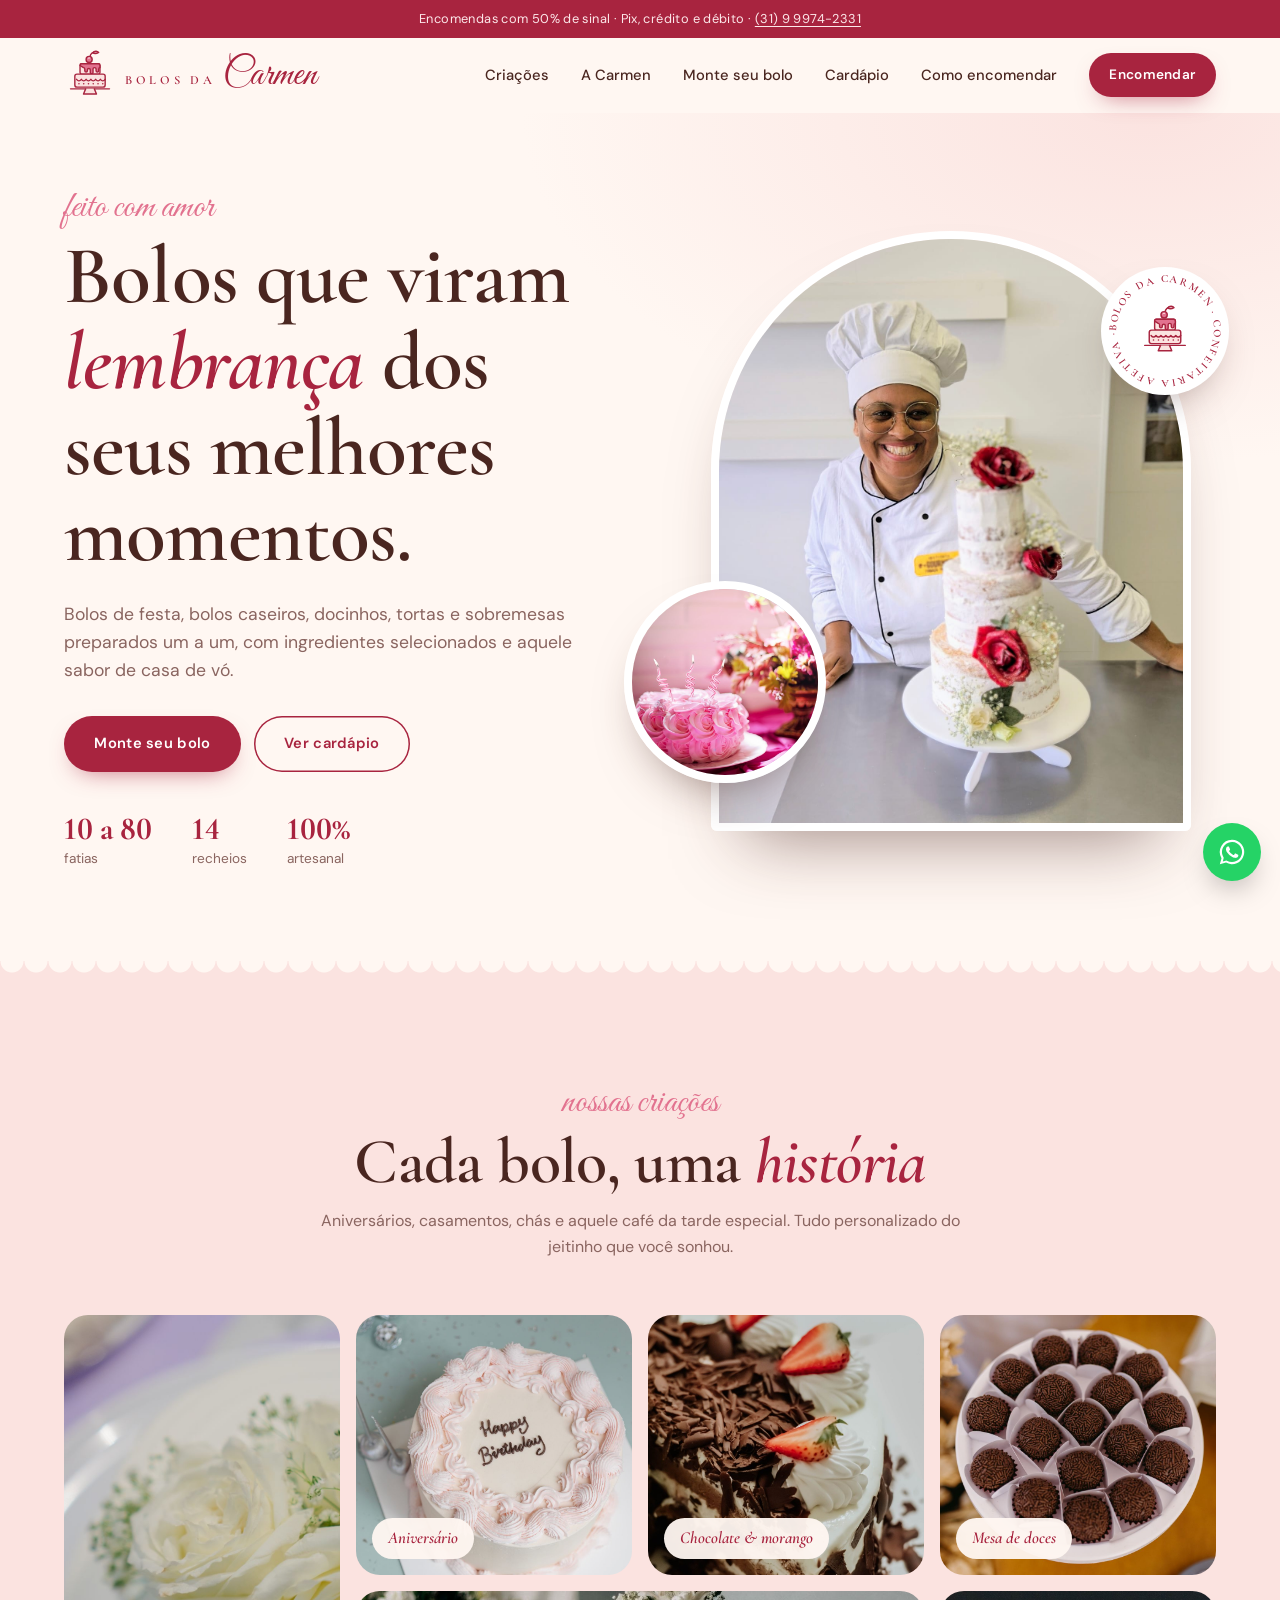
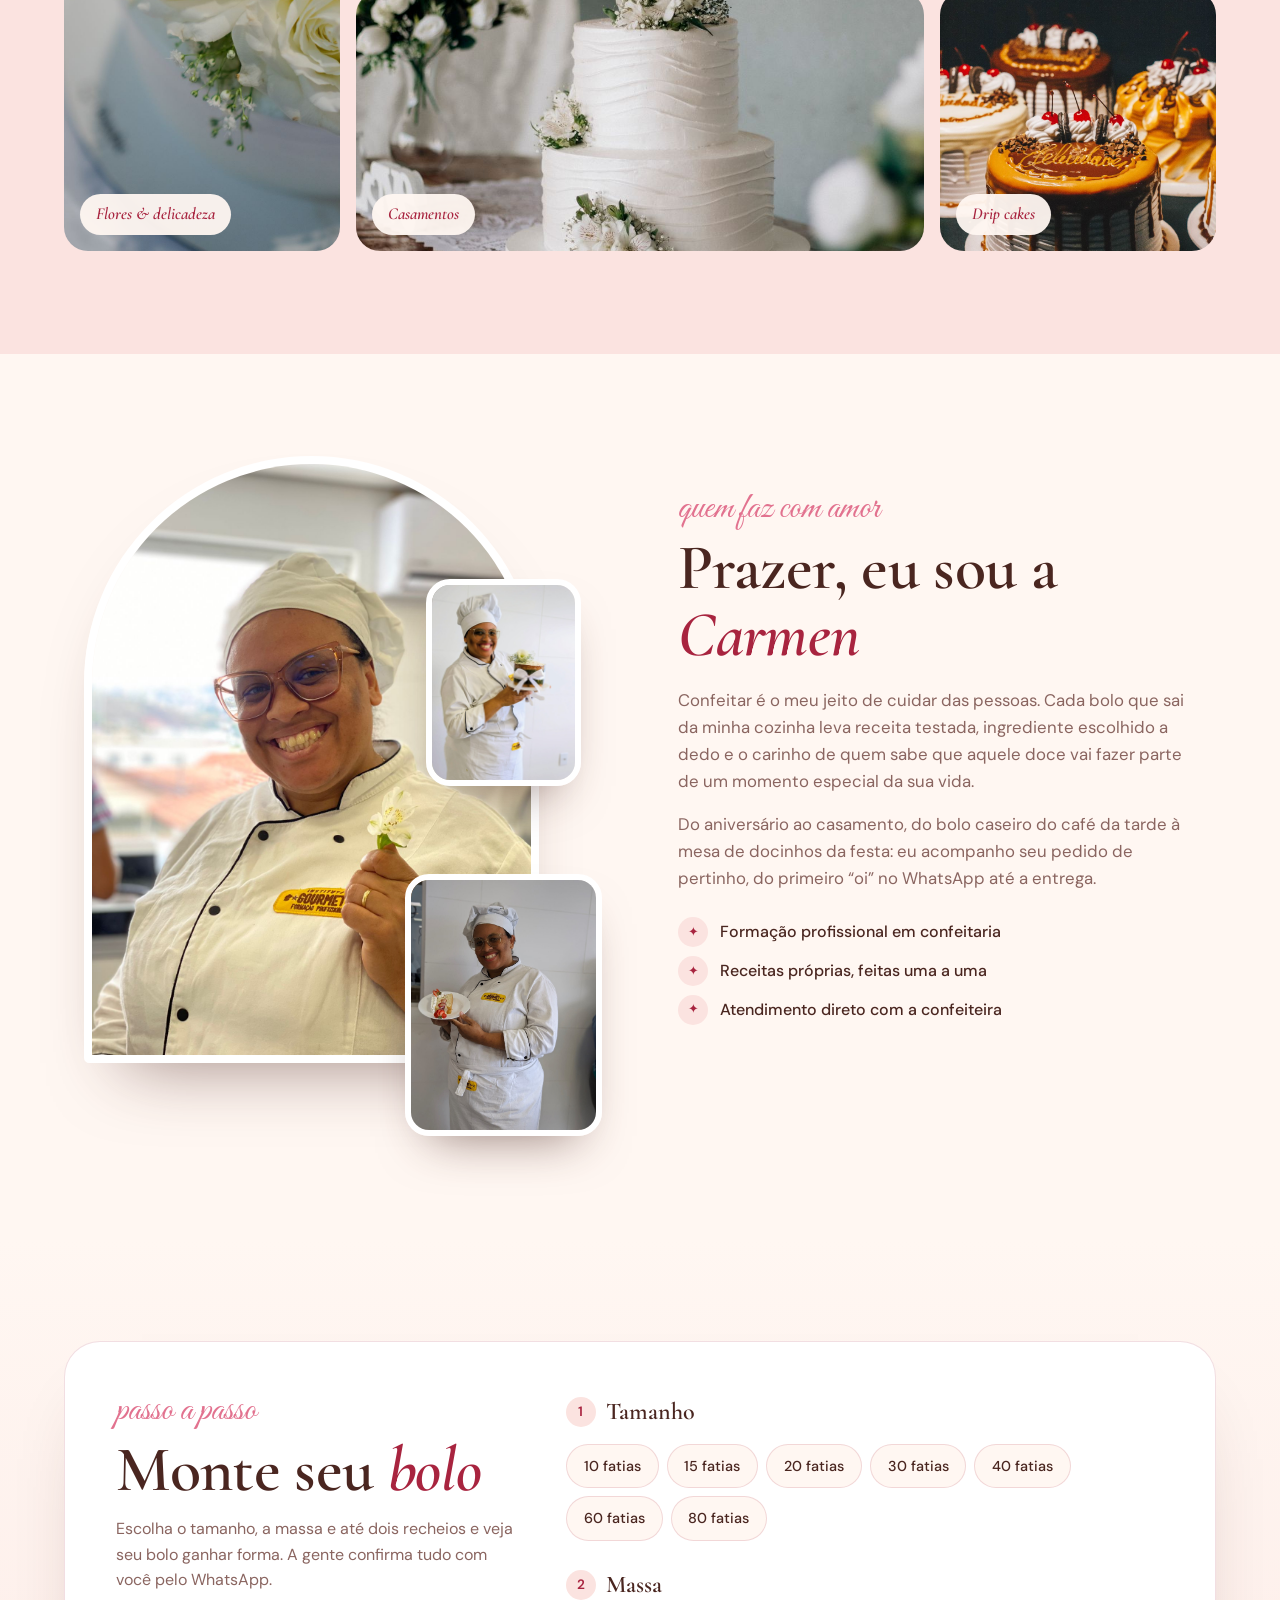
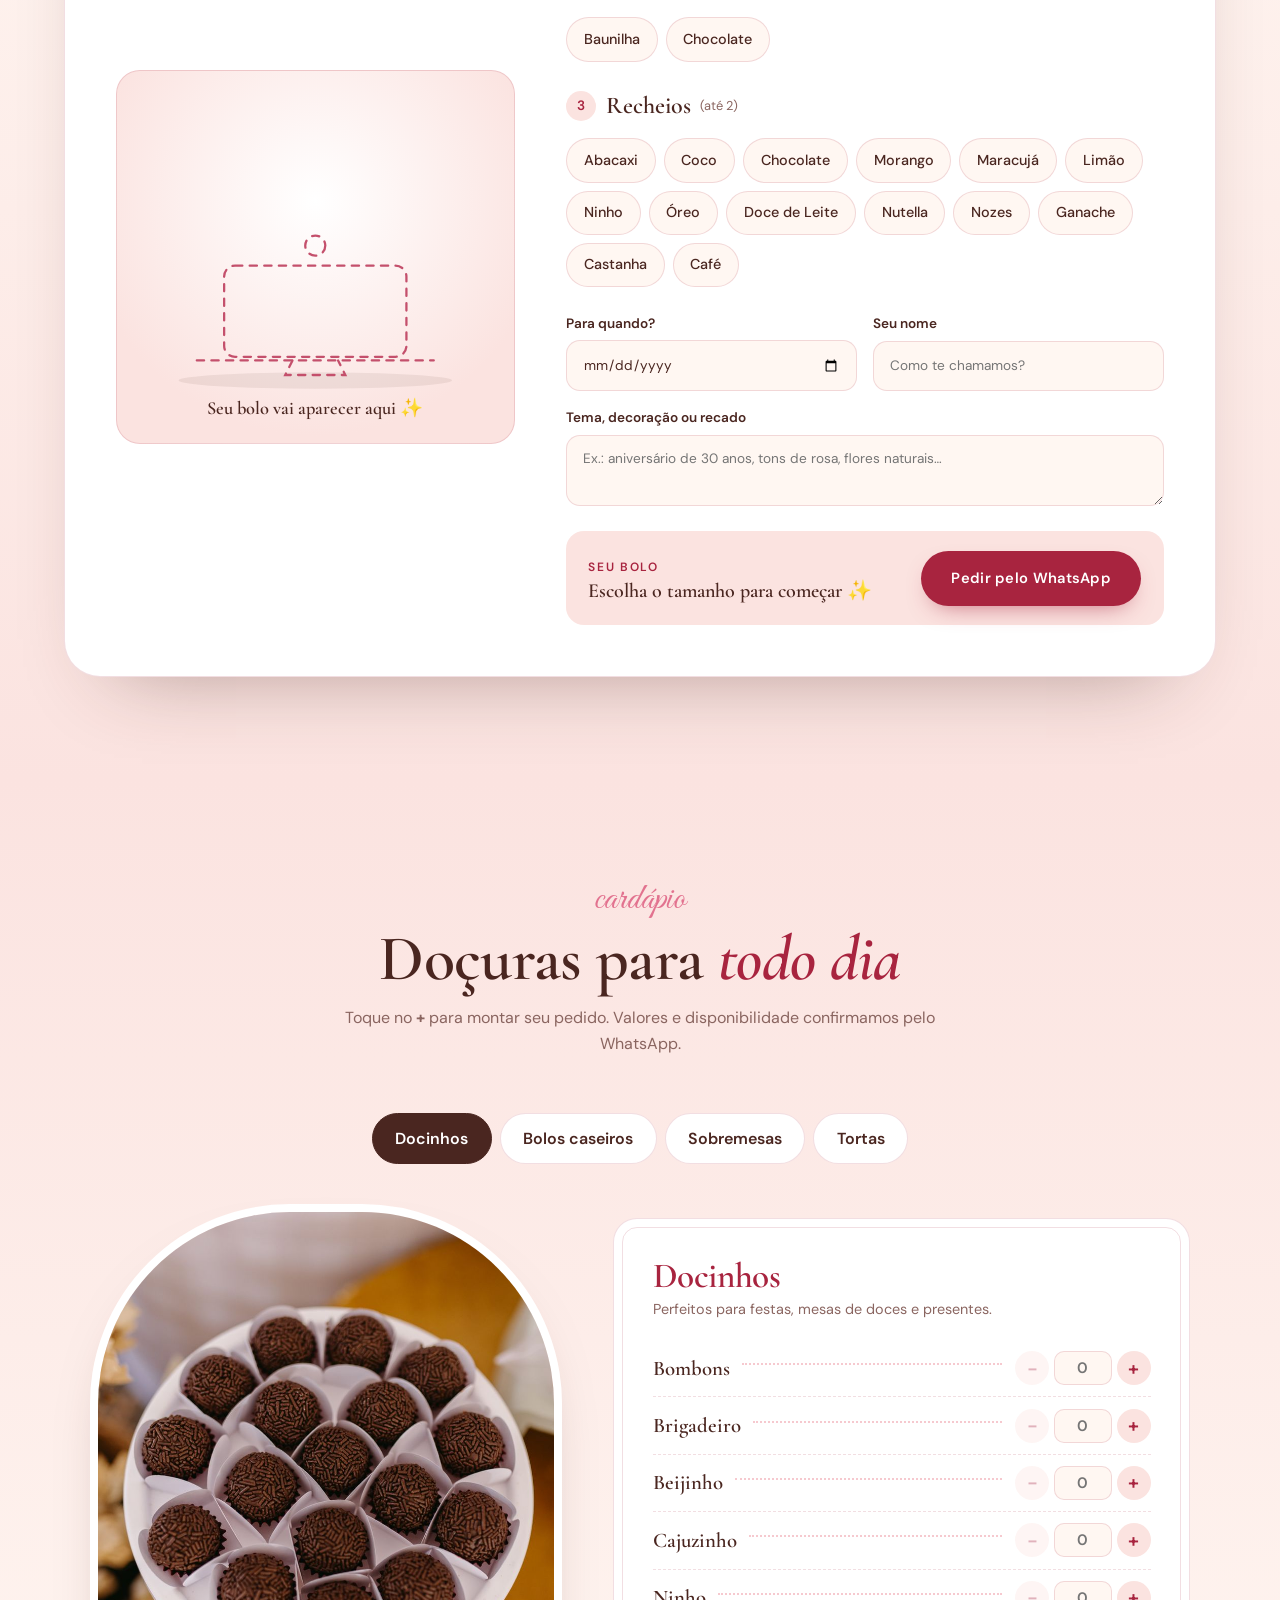
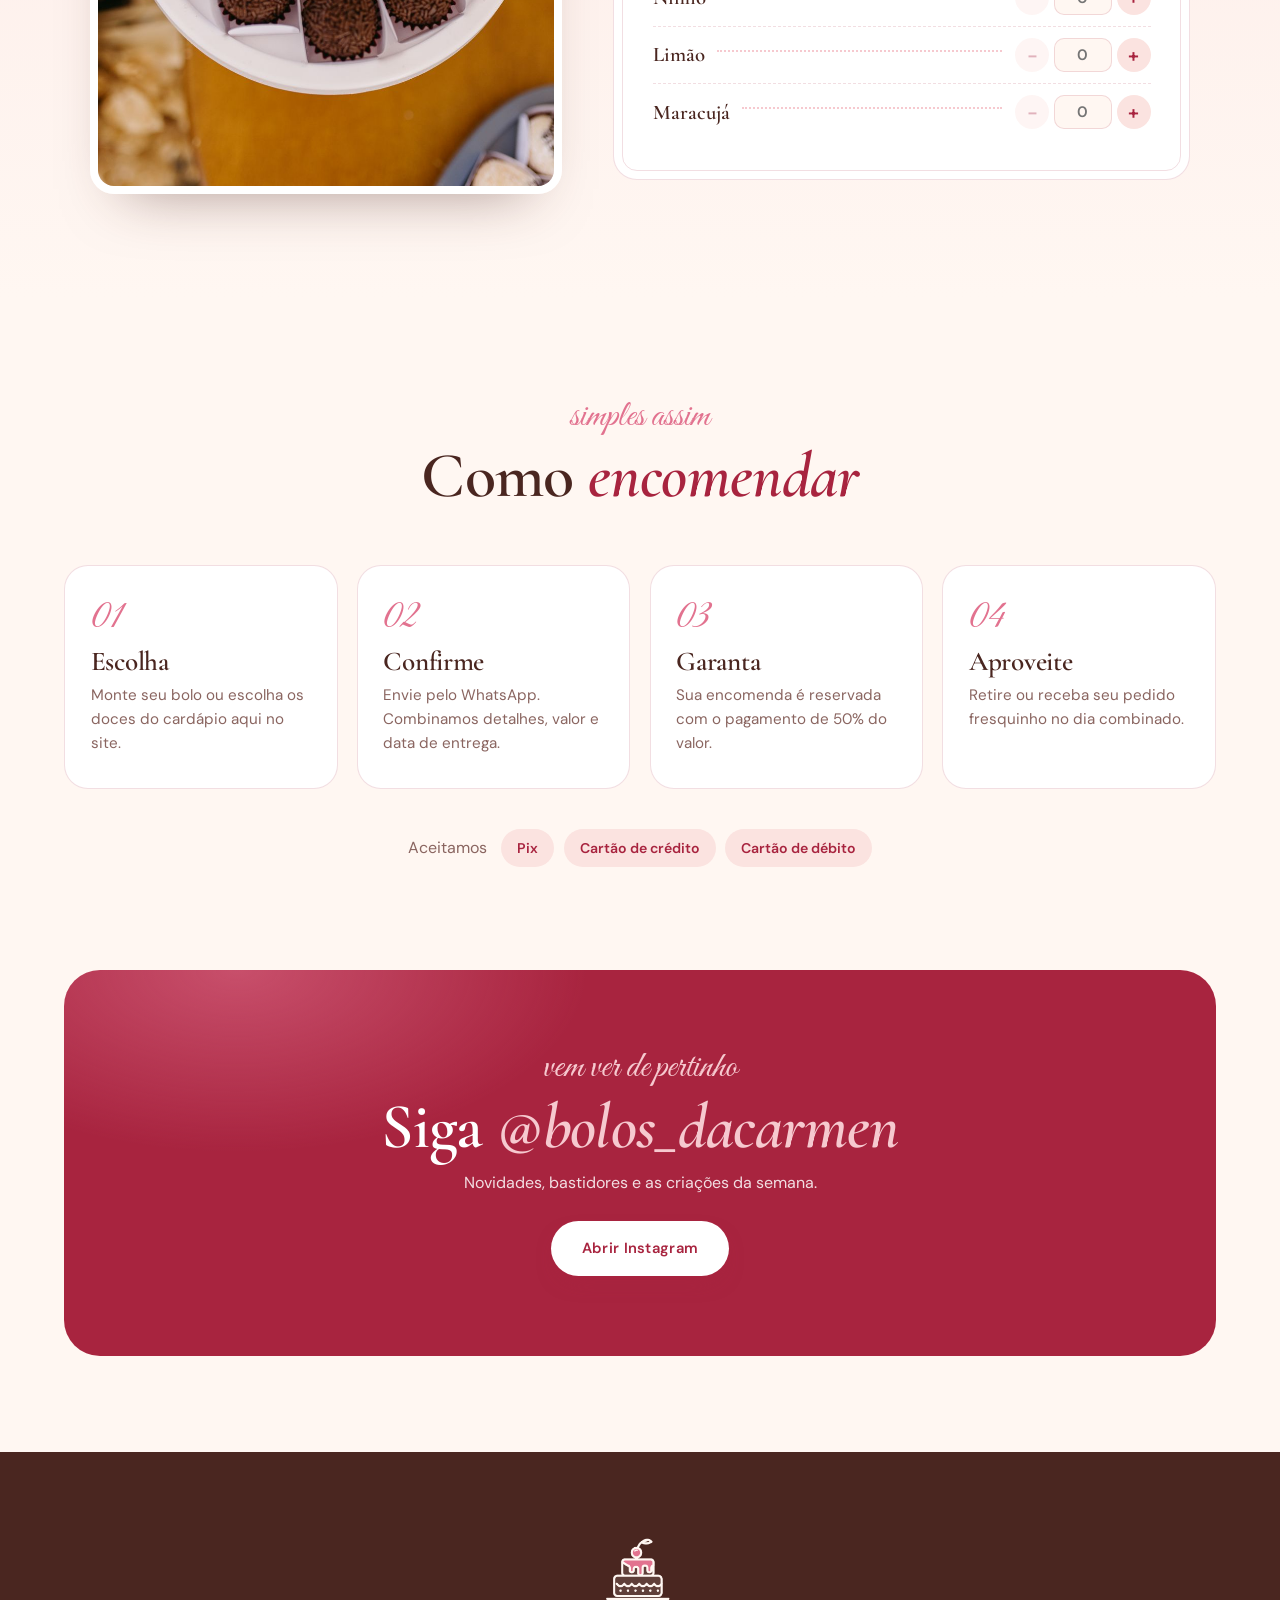
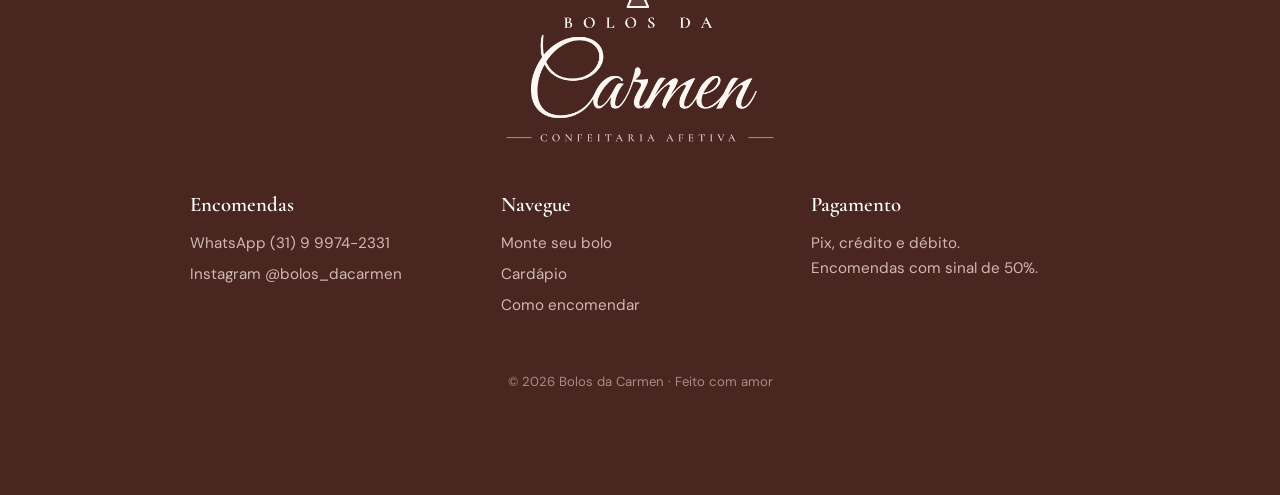
<file: index.html>
<!DOCTYPE html>
<html lang="pt-BR">
<head>
  <meta charset="UTF-8" />
  <meta name="viewport" content="width=device-width, initial-scale=1.0" />
  <title>Bolos da Carmen — Confeitaria afetiva</title>
  <meta name="description" content="Bolos de festa, bolos caseiros, docinhos, tortas e sobremesas feitos com carinho. Monte seu bolo e encomende pelo WhatsApp." />
  <meta name="theme-color" content="#a8243f" />
  <link rel="icon" type="image/svg+xml" href="assets/icone.svg" />
  <link rel="apple-touch-icon" href="assets/icone.png" />
  <link rel="preconnect" href="https://fonts.googleapis.com" />
  <link rel="preconnect" href="https://fonts.gstatic.com" crossorigin />
  <link href="https://fonts.googleapis.com/css2?family=Cormorant+Garamond:ital,wght@0,500;0,600;0,700;1,500;1,600&family=DM+Sans:wght@400;500;600&family=Great+Vibes&display=swap" rel="stylesheet" />
  <link rel="stylesheet" href="styles.css?v=3" />
</head>
<body>

  <div class="topbar">Encomendas com 50% de sinal · Pix, crédito e débito<span class="topbar__tel"> · <a href="#" data-whats>(31) 9 9974-2331</a></span></div>

  <header class="header" id="header">
    <a href="#" class="brand" aria-label="Bolos da Carmen — início">
      <img src="assets/icone.svg" alt="" class="brand__icon" width="52" height="52" />
      <span class="brand__txt"><small>Bolos da</small><strong>Carmen</strong></span>
    </a>
    <nav>
      <ul class="nav" id="nav">
        <li><a href="#criacoes">Criações</a></li>
        <li><a href="#carmen">A Carmen</a></li>
        <li><a href="#monte">Monte seu bolo</a></li>
        <li><a href="#cardapio">Cardápio</a></li>
        <li><a href="#como">Como encomendar</a></li>
        <li class="nav__cta"><a href="#" data-whats class="btn btn--sm">Encomendar</a></li>
      </ul>
    </nav>
    <button class="burger" id="burger" aria-label="Abrir menu"><span></span><span></span></button>
  </header>

  <main>
    <!-- HERO -->
    <section class="hero">
      <div class="hero__text">
        <p class="script reveal">feito com amor</p>
        <h1 class="reveal">Bolos que viram <em>lembrança</em> dos seus melhores momentos.</h1>
        <p class="lead reveal">Bolos de festa, bolos caseiros, docinhos, tortas e sobremesas preparados um a um, com ingredientes selecionados e aquele sabor de casa de vó.</p>
        <div class="hero__cta reveal">
          <a href="#monte" class="btn">Monte seu bolo</a>
          <a href="#cardapio" class="btn btn--ghost">Ver cardápio</a>
        </div>
        <ul class="hero__info reveal">
          <li><strong>10 a 80</strong><span>fatias</span></li>
          <li><strong>14</strong><span>recheios</span></li>
          <li><strong>100%</strong><span>artesanal</span></li>
        </ul>
      </div>
      <div class="hero__media">
        <div class="hero__arch"><img src="img/carmen-bolo-rosas.jpg" alt="Carmen ao lado de um naked cake de três andares com rosas vermelhas" fetchpriority="high" /></div>
        <div class="hero__round reveal"><img src="img/festa-2.jpg" alt="Bolo rosa decorado com rosas de chantilly" /></div>
        <div class="hero__seal" aria-hidden="true">
          <svg viewBox="0 0 200 200"><defs><path id="c" d="M100,100 m-76,0 a76,76 0 1,1 152,0 a76,76 0 1,1 -152,0"/></defs>
            <text><textPath href="#c" textLength="474" lengthAdjust="spacing">bolos da carmen · confeitaria afetiva ·</textPath></text></svg>
          <img src="assets/icone.svg" alt="" />
        </div>
      </div>
    </section>

    <div class="scallop" aria-hidden="true"></div>

    <!-- CRIAÇÕES -->
    <section class="section criacoes" id="criacoes">
      <header class="head reveal">
        <p class="script">nossas criações</p>
        <h2>Cada bolo, uma <em>história</em></h2>
        <p>Aniversários, casamentos, chás e aquele café da tarde especial. Tudo personalizado do jeitinho que você sonhou.</p>
      </header>
      <div class="gallery">
        <figure class="g g--tall reveal"><img src="img/festa-1.jpg" alt="Bolo branco com rosas" loading="lazy" /><figcaption>Flores &amp; delicadeza</figcaption></figure>
        <figure class="g reveal"><img src="img/festa-3.jpg" alt="Bolo de aniversário rosa" loading="lazy" /><figcaption>Aniversário</figcaption></figure>
        <figure class="g reveal"><img src="img/festa-4.jpg" alt="Bolo de chocolate com morangos" loading="lazy" /><figcaption>Chocolate &amp; morango</figcaption></figure>
        <figure class="g reveal"><img src="img/docinhos.jpg" alt="Brigadeiros para festa" loading="lazy" /><figcaption>Mesa de doces</figcaption></figure>
        <figure class="g g--wide reveal"><img src="img/festa-5.jpg" alt="Bolo de casamento de dois andares" loading="lazy" /><figcaption>Casamentos</figcaption></figure>
        <figure class="g reveal"><img src="img/festa-6.jpg" alt="Bolos com cobertura drip e cerejas" loading="lazy" /><figcaption>Drip cakes</figcaption></figure>
      </div>
    </section>

    <!-- CONHEÇA A CARMEN -->
    <section class="section sobre" id="carmen">
      <div class="sobre__fotos">
        <div class="sobre__main reveal"><img src="img/carmen-sorriso.jpg" alt="Carmen sorrindo com uma flor na mão" loading="lazy" /></div>
        <div class="sobre__mini sobre__mini--1 reveal"><img src="img/carmen-fatia.jpg" alt="Carmen segurando uma fatia de bolo com morangos" loading="lazy" /></div>
        <div class="sobre__mini sobre__mini--2 reveal"><img src="img/carmen-bolo-laco.jpg" alt="Carmen segurando um bolo decorado com laço e flores" loading="lazy" /></div>
      </div>
      <div class="sobre__texto">
        <p class="script reveal">quem faz com amor</p>
        <h2 class="reveal">Prazer, eu sou a <em>Carmen</em></h2>
        <p class="reveal">Confeitar é o meu jeito de cuidar das pessoas. Cada bolo que sai da minha cozinha leva receita testada, ingrediente escolhido a dedo e o carinho de quem sabe que aquele doce vai fazer parte de um momento especial da sua vida.</p>
        <p class="reveal">Do aniversário ao casamento, do bolo caseiro do café da tarde à mesa de docinhos da festa: eu acompanho seu pedido de pertinho, do primeiro “oi” no WhatsApp até a entrega.</p>
        <ul class="sobre__selos reveal">
          <li><span>✦</span>Formação profissional em confeitaria</li>
          <li><span>✦</span>Receitas próprias, feitas uma a uma</li>
          <li><span>✦</span>Atendimento direto com a confeiteira</li>
        </ul>
        <p class="sobre__assinatura reveal">Carmen</p>
      </div>
    </section>

    <!-- MONTE SEU BOLO -->
    <section class="section monte" id="monte">
      <div class="monte__card">
        <div class="monte__intro">
          <p class="script">passo a passo</p>
          <h2>Monte seu <em>bolo</em></h2>
          <p>Escolha o tamanho, a massa e até dois recheios e veja seu bolo ganhar forma. A gente confirma tudo com você pelo WhatsApp.</p>
        </div>

        <div class="cake-stage" id="cakeStage">
          <svg id="cakeSvg" viewBox="0 0 400 340" role="img" aria-label="Prévia do seu bolo"></svg>
          <p class="cake-stage__label" id="cakeLabel">Seu bolo vai aparecer aqui ✨</p>
        </div>

        <form class="builder" id="builder">
          <fieldset>
            <legend><span>1</span> Tamanho</legend>
            <div class="opts" id="optTamanho"></div>
          </fieldset>
          <fieldset>
            <legend><span>2</span> Massa</legend>
            <div class="opts" id="optMassa"></div>
          </fieldset>
          <fieldset>
            <legend><span>3</span> Recheios <small>(até 2)</small></legend>
            <div class="opts" id="optRecheio"></div>
          </fieldset>
          <fieldset class="row">
            <label>Para quando?<input type="date" id="data" /></label>
            <label>Seu nome<input type="text" id="nome" placeholder="Como te chamamos?" /></label>
            <label class="full">Tema, decoração ou recado<textarea id="obs" rows="2" placeholder="Ex.: aniversário de 30 anos, tons de rosa, flores naturais…"></textarea></label>
          </fieldset>

          <div class="summary" id="summary">
            <div>
              <span class="summary__label">Seu bolo</span>
              <p id="summaryText">Escolha o tamanho para começar ✨</p>
            </div>
            <button type="submit" class="btn" id="sendCake">Pedir pelo WhatsApp</button>
          </div>
        </form>
      </div>
    </section>

    <!-- CARDÁPIO -->
    <section class="section cardapio" id="cardapio">
      <header class="head reveal">
        <p class="script">cardápio</p>
        <h2>Doçuras para <em>todo dia</em></h2>
        <p>Toque no <strong>+</strong> para montar seu pedido. Valores e disponibilidade confirmamos pelo WhatsApp.</p>
      </header>
      <div class="tabs" id="tabs" role="tablist"></div>
      <div class="menu" id="menu"></div>
    </section>

    <!-- COMO ENCOMENDAR -->
    <section class="section como" id="como">
      <header class="head reveal">
        <p class="script">simples assim</p>
        <h2>Como <em>encomendar</em></h2>
      </header>
      <ol class="steps">
        <li class="reveal"><span>01</span><h3>Escolha</h3><p>Monte seu bolo ou escolha os doces do cardápio aqui no site.</p></li>
        <li class="reveal"><span>02</span><h3>Confirme</h3><p>Envie pelo WhatsApp. Combinamos detalhes, valor e data de entrega.</p></li>
        <li class="reveal"><span>03</span><h3>Garanta</h3><p>Sua encomenda é reservada com o pagamento de 50% do valor.</p></li>
        <li class="reveal"><span>04</span><h3>Aproveite</h3><p>Retire ou receba seu pedido fresquinho no dia combinado.</p></li>
      </ol>
      <div class="pay reveal">
        <span>Aceitamos</span>
        <b>Pix</b><b>Cartão de crédito</b><b>Cartão de débito</b>
      </div>
    </section>

    <!-- INSTAGRAM -->
    <section class="insta">
      <div class="insta__inner reveal">
        <p class="script">vem ver de pertinho</p>
        <h2>Siga <em>@bolos_dacarmen</em></h2>
        <p>Novidades, bastidores e as criações da semana.</p>
        <a href="https://www.instagram.com/bolos_dacarmen/" target="_blank" rel="noopener" class="btn btn--light">Abrir Instagram</a>
      </div>
    </section>
  </main>

  <footer class="footer">
    <img src="assets/logo-branco.png" alt="Bolos da Carmen" class="footer__logo" loading="lazy" />
    <div class="footer__cols">
      <div><h4>Encomendas</h4><a href="#" data-whats>WhatsApp (31) 9 9974-2331</a><a href="https://www.instagram.com/bolos_dacarmen/" target="_blank" rel="noopener">Instagram @bolos_dacarmen</a></div>
      <div><h4>Navegue</h4><a href="#monte">Monte seu bolo</a><a href="#cardapio">Cardápio</a><a href="#como">Como encomendar</a></div>
      <div><h4>Pagamento</h4><p>Pix, crédito e débito.<br>Encomendas com sinal de 50%.</p></div>
    </div>
    <p class="footer__copy">© <span id="year"></span> Bolos da Carmen · Feito com amor</p>
  </footer>

  <!-- Barra do pedido -->
  <div class="orderbar" id="orderbar">
    <button class="orderbar__info" id="orderToggle"><b id="orderCount">0</b> itens no pedido <span>ver ▾</span></button>
    <button class="btn btn--sm" id="orderSend">Enviar pedido</button>
    <div class="orderbar__list" id="orderList"></div>
  </div>

  <a href="#" class="wa-float" data-whats aria-label="Falar no WhatsApp">
    <svg viewBox="0 0 32 32"><path d="M16 3a13 13 0 0 0-11.2 19.6L3 29l6.6-1.7A13 13 0 1 0 16 3Zm0 23.7a10.7 10.7 0 0 1-5.5-1.5l-.4-.2-3.9 1 1-3.8-.2-.4A10.7 10.7 0 1 1 16 26.7Zm5.9-8c-.3-.2-1.9-1-2.2-1s-.5-.2-.7.2-.8 1-1 1.2-.4.2-.7 0a8.8 8.8 0 0 1-4.4-3.8c-.3-.6.3-.5 1-1.7.1-.2 0-.4 0-.6l-1-2.4c-.3-.6-.5-.5-.7-.5h-.6a1.2 1.2 0 0 0-.9.4 3.6 3.6 0 0 0-1.1 2.7 6.3 6.3 0 0 0 1.3 3.3 14.4 14.4 0 0 0 5.5 4.9c2 .9 2.9 1 3.9.8a3.3 3.3 0 0 0 2.2-1.5 2.7 2.7 0 0 0 .2-1.5c-.1-.2-.3-.3-.7-.5Z"/></svg>
  </a>

  <div class="toast" id="toast"></div>
  <script src="script.js?v=3"></script>
</body>
</html>
</file>
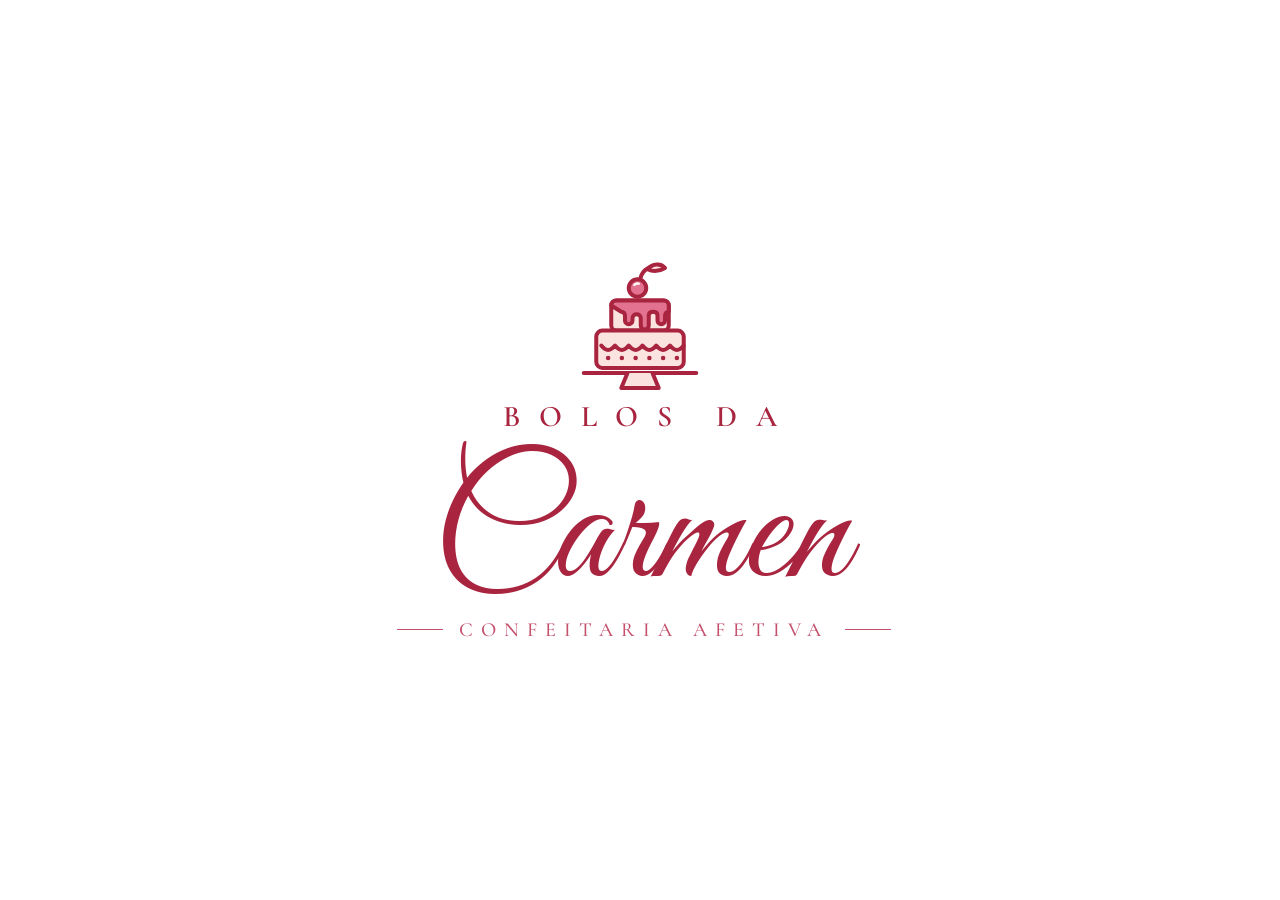
<file: marca/logo.html>
<!DOCTYPE html>
<html lang="pt-BR">
<head>
<meta charset="UTF-8" />
<title>Bolos da Carmen — Logo</title>
<link href="https://fonts.googleapis.com/css2?family=Great+Vibes&family=Cormorant+Garamond:wght@500;600&display=block" rel="stylesheet" />
<style>
  /* Página usada para exportar a logo em PNG (fundo transparente).
     Abra com #principal, #branco, #horizontal ou #icone. */
  html, body { margin: 0; background: transparent; }
  body { display: grid; place-items: center; min-height: 100vh; }
  .logo { display: flex; flex-direction: column; align-items: center; color: var(--c); --c: #a8243f; --sub: #c4506c; }
  .logo.branco { --c: #fff7f2; --sub: #f6c9cf; }
  .logo svg { width: 150px; height: 150px; margin-bottom: -6px; }
  .top { font-family: "Cormorant Garamond", serif; font-weight: 600; font-size: 30px; letter-spacing: .62em; margin-right: -.62em; text-transform: uppercase; line-height: 1; }
  .name { font-family: "Great Vibes", cursive; font-size: 168px; line-height: .9; margin-top: 30px; padding: 0 30px; }
  .tag { font-family: "Cormorant Garamond", serif; font-weight: 500; font-size: 20px; letter-spacing: .4em; margin-right: -.4em; text-transform: uppercase; color: var(--sub); display: flex; align-items: center; gap: 16px; margin-top: 4px; }
  .tag::before, .tag::after { content: ""; width: 46px; height: 1.5px; background: currentColor; }

  .logo.horizontal { flex-direction: row; gap: 18px; }
  .logo.horizontal svg { width: 120px; height: 120px; margin: 0; }
  .logo.horizontal .txt { display: flex; flex-direction: column; align-items: flex-start; }
  .logo.horizontal .top { font-size: 22px; padding-left: 84px; margin-bottom: 14px; }
  .logo.horizontal .name { font-size: 112px; padding: 0 16px 0 0; margin-top: 0; }
  .logo.icone svg { width: 480px; height: 480px; margin: 0; }
</style>
</head>
<body>
<div id="out"></div>
<script>
function icon(c, f1, f2) {
  return `<svg viewBox="0 0 120 120" fill="none" stroke="${c}" stroke-width="3.2" stroke-linecap="round" stroke-linejoin="round">
  <path d="M60 18 C61 11 66 7 73 6"/><path d="M66 9 C70 4 77 4 80 8 C75 11 70 11 66 9 Z" fill="${f1}"/>
  <circle cx="58" cy="24" r="7" fill="${f2}"/><path d="M55.5 21.5 q1.5 -1.5 3.5 -1" stroke="#fff7f2" stroke-width="2"/>
  <rect x="37" y="34" width="46" height="24" rx="4" fill="${f1}"/>
  <path d="M37 38 a4 4 0 0 1 4 -4 h38 a4 4 0 0 1 4 4 v5 c-2 0 -3 1.5 -3 4 v3 a3 3 0 0 1 -6 0 v-4 c0 -2 -1.5 -3 -3.5 -3 s-3.5 1 -3.5 3 v8 a3.2 3.2 0 0 1 -6.4 0 v-6 c0 -2 -1.5 -3 -3.3 -3 s-3.3 1 -3.3 3 v2 a3 3 0 0 1 -6 0 v-3 c0 -2.5 -1 -4 -3 -4 z" fill="${f2}"/>
  <rect x="25" y="58" width="70" height="30" rx="5" fill="${f1}"/>
  <path d="M29 70 q5.5 7 11 0 q5.5 7 11 0 q5.5 7 11 0 q5.5 7 11 0 q5.5 7 11 0 q5.5 7 11 0"/>
  <g fill="${c}" stroke="none">${[34.5,45.5,56.5,67.5,78.5,89.5].map(x=>`<circle cx="${x}" cy="80" r="1.8"/>`).join("")}</g>
  <path d="M15 92 h90"/><path d="M50 92 l-5 12 h30 l-5 -12" fill="${f1}"/></svg>`;
}
if (location.search.includes("x2")) { document.body.style.zoom = 2; document.body.style.minHeight = "50vh"; }
const v = (location.hash || "#principal").slice(1);
const cor = v === "branco" ? icon("#fff7f2", "rgba(255,247,242,.12)", "#e2728f") : icon("#a8243f", "#fbe3e0", "#e2728f");
const out = document.getElementById("out");
if (v === "icone") out.innerHTML = `<div class="logo icone">${cor}</div>`;
else if (v === "horizontal") out.innerHTML = `<div class="logo horizontal">${cor}<div class="txt"><span class="top">Bolos da</span><span class="name">Carmen</span></div></div>`;
else out.innerHTML = `<div class="logo ${v === "branco" ? "branco" : ""}">${cor}<span class="top">Bolos da</span><span class="name">Carmen</span><span class="tag">confeitaria afetiva</span></div>`;
</script>
</body>
</html>
</file>
<file: styles.css>
/* =========================================================
   Bolos da Carmen — confeitaria afetiva
   ========================================================= */
:root {
  --cream: #fff7f2;
  --blush: #fbe3e0;
  --blush-2: #f6c9cf;
  --rose: #e2728f;
  --cherry: #a8243f;
  --cherry-dk: #7e1730;
  --cocoa: #4a2620;
  --ink: #3a1d1a;
  --muted: #8a6560;
  --line: rgba(168, 36, 63, .15);

  --serif: "Cormorant Garamond", Georgia, serif;
  --script: "Great Vibes", cursive;
  --sans: "DM Sans", system-ui, sans-serif;

  --r: 24px;
  --ease: cubic-bezier(.22, 1, .36, 1);
  --pad: clamp(1.25rem, 5vw, 5rem);
}

*, *::before, *::after { box-sizing: border-box; margin: 0; padding: 0; }
html { scroll-behavior: smooth; scroll-padding-top: 80px; }
body { font-family: var(--sans); color: var(--ink); background: var(--cream); line-height: 1.6; -webkit-font-smoothing: antialiased; overflow-x: hidden; }
img { display: block; max-width: 100%; }
a { color: inherit; text-decoration: none; }
button { font: inherit; color: inherit; background: none; border: 0; cursor: pointer; }
input, textarea { font: inherit; color: inherit; }

h1, h2, h3 { font-family: var(--serif); font-weight: 600; line-height: 1.05; color: var(--cocoa); letter-spacing: -.01em; }
h1, h2, h3, strong, .item__name, .summary p { font-variant-numeric: lining-nums; }
h1 em, h2 em { font-style: italic; color: var(--cherry); font-weight: 600; }
h2 { font-size: clamp(2.4rem, 5vw, 4rem); }
.script { font-family: var(--script); color: var(--rose); font-size: clamp(1.7rem, 3vw, 2.3rem); line-height: 1; margin-bottom: .4rem; }

/* ---------- Botões ---------- */
.btn {
  display: inline-flex; align-items: center; justify-content: center; gap: .5rem;
  padding: 1rem 1.9rem; border-radius: 999px; background: var(--cherry); color: #fff;
  font-weight: 600; font-size: .92rem; letter-spacing: .02em;
  transition: background .3s, transform .3s var(--ease), box-shadow .3s;
  box-shadow: 0 10px 24px -12px rgba(168, 36, 63, .7);
}
.btn:hover { background: var(--cherry-dk); transform: translateY(-2px); }
.btn--ghost { background: transparent; color: var(--cherry); box-shadow: inset 0 0 0 1.5px var(--cherry); }
.btn--ghost:hover { background: var(--cherry); color: #fff; }
.btn--light { background: #fff; color: var(--cherry); }
.btn--light:hover { background: var(--blush); }
.btn--sm { padding: .7rem 1.3rem; font-size: .85rem; }

/* ---------- Topbar / Header ---------- */
.topbar { background: var(--cherry); color: #fde8ea; text-align: center; font-size: .8rem; padding: .55rem 1rem; letter-spacing: .03em; }
.topbar a { text-decoration: underline; text-underline-offset: 3px; }

.header {
  position: sticky; top: 0; z-index: 50; display: flex; align-items: center; justify-content: space-between; gap: 1rem;
  padding: .7rem var(--pad); background: rgba(255, 247, 242, .97); border-bottom: 1px solid transparent; transition: border-color .3s, box-shadow .3s;
}
.header.scrolled { border-color: var(--line); box-shadow: 0 8px 30px -20px rgba(74, 38, 32, .35); }
.brand { display: flex; align-items: center; gap: .55rem; }
.brand__icon { width: 52px; height: 52px; }
.brand__txt { display: flex; align-items: baseline; gap: .45rem; line-height: 1; color: var(--cherry); white-space: nowrap; }
.brand__txt small { font-family: var(--serif); font-weight: 600; font-size: .78rem; letter-spacing: .3em; text-transform: uppercase; }
.brand__txt strong { font-family: var(--script); font-weight: 400; font-size: 2.4rem; line-height: 1; }
.nav { display: flex; align-items: center; gap: 2rem; list-style: none; }
.nav a:not(.btn) { font-weight: 500; font-size: .92rem; color: var(--cocoa); position: relative; }
.nav a:not(.btn)::after { content: ""; position: absolute; left: 0; right: 0; bottom: -4px; height: 2px; border-radius: 2px; background: var(--rose); transform: scaleX(0); transition: transform .35s var(--ease); }
.nav a:not(.btn):hover::after { transform: scaleX(1); }
.burger { display: none; width: 44px; height: 44px; place-content: center; gap: 6px; }
.burger span { display: block; width: 24px; height: 2px; border-radius: 2px; background: var(--cherry); transition: transform .35s var(--ease); }
.burger.open span:first-child { transform: translateY(4px) rotate(45deg); }
.burger.open span:last-child { transform: translateY(-4px) rotate(-45deg); }

/* ---------- Hero ---------- */
.hero {
  display: grid; grid-template-columns: 1.05fr 1fr; gap: clamp(2rem, 5vw, 5rem); align-items: center;
  padding: clamp(2.5rem, 6vw, 5rem) var(--pad) clamp(3.5rem, 7vw, 6rem);
  background: radial-gradient(900px 500px at 90% 0%, var(--blush), transparent 70%), var(--cream);
}
.hero h1 { font-size: clamp(2.8rem, 6.4vw, 5.6rem); margin-bottom: 1.4rem; }
.lead { font-size: 1.1rem; color: var(--muted); max-width: 32rem; margin-bottom: 2rem; }
.hero__cta { display: flex; flex-wrap: wrap; gap: .8rem; margin-bottom: 2.6rem; }
.hero__info { display: flex; gap: 2.5rem; list-style: none; }
.hero__info strong { display: block; font-family: var(--serif); font-size: 2rem; color: var(--cherry); line-height: 1; }
.hero__info span { font-size: .85rem; color: var(--muted); }

.hero__media { position: relative; justify-self: center; width: min(100%, 480px); }
.hero__arch { aspect-ratio: 4 / 5; border-radius: 999px 999px var(--r) var(--r); overflow: hidden; box-shadow: 0 40px 70px -35px rgba(74, 38, 32, .55); border: 8px solid #fff; }
.hero__arch img { width: 100%; height: 100%; object-fit: cover; }
.hero__round { position: absolute; width: 42%; aspect-ratio: 1; left: -18%; bottom: 8%; border-radius: 50%; overflow: hidden; border: 8px solid #fff; box-shadow: 0 25px 50px -25px rgba(74, 38, 32, .6); }
.hero__round img { width: 100%; height: 100%; object-fit: cover; }
.hero__seal { position: absolute; right: -8%; top: 6%; width: 128px; height: 128px; border-radius: 50%; background: #fff; display: grid; place-items: center; box-shadow: 0 18px 40px -20px rgba(74, 38, 32, .5); }
.hero__seal svg { position: absolute; inset: 0; animation: spin 24s linear infinite; }
.hero__seal text { font-family: var(--serif); font-weight: 600; font-size: 17px; text-transform: uppercase; fill: var(--cherry); }
.hero__seal img { width: 54px; }
@keyframes spin { to { transform: rotate(360deg); } }

/* Borda de "papel rendado" entre seções */
.scallop { height: 22px; background: radial-gradient(circle at 12px 0, var(--cream) 11px, var(--blush) 12px) 0 0 / 24px 22px repeat-x; }

/* ---------- Seções ---------- */
.section { padding: clamp(4rem, 8vw, 7rem) var(--pad); }
.head { text-align: center; max-width: 640px; margin: 0 auto clamp(2.5rem, 5vw, 3.5rem); }
.head h2 { margin-bottom: .8rem; }
.head p:not(.script) { color: var(--muted); }

/* Criações */
.criacoes { background: var(--blush); }
.gallery { display: grid; grid-template-columns: repeat(4, 1fr); grid-auto-rows: 260px; grid-auto-flow: dense; gap: 1rem; }
.g { position: relative; border-radius: var(--r); overflow: hidden; background: #fff; }
.g--tall { grid-row: span 2; }
.g--wide { grid-column: span 2; }
.g img { width: 100%; height: 100%; object-fit: cover; transition: transform .9s var(--ease); }
.g:hover img { transform: scale(1.05); }
.g figcaption {
  position: absolute; left: 1rem; bottom: 1rem; padding: .45rem 1rem; border-radius: 99px; background: rgba(255, 247, 242, .95);
  font-family: var(--serif); font-weight: 600; font-style: italic; font-size: 1.05rem; color: var(--cherry);
}

/* Conheça a Carmen */
.sobre { display: grid; grid-template-columns: 1fr 1fr; gap: clamp(2.5rem, 6vw, 6rem); align-items: center; max-width: 1240px; margin: 0 auto; }
.sobre__fotos { position: relative; padding: 0 12% 14% 0; }
.sobre__main { aspect-ratio: 3 / 4; border-radius: 999px 999px var(--r) var(--r); overflow: hidden; border: 8px solid #fff; box-shadow: 0 40px 70px -40px rgba(74, 38, 32, .55); }
.sobre__main img, .sobre__mini img { width: 100%; height: 100%; object-fit: cover; }
.sobre__mini { position: absolute; width: 38%; aspect-ratio: 3 / 4; border-radius: var(--r); overflow: hidden; border: 6px solid #fff; box-shadow: 0 25px 50px -25px rgba(74, 38, 32, .6); }
.sobre__mini--1 { right: 0; bottom: 0; }
.sobre__mini--2 { right: 4%; top: 18%; width: 30%; }
.sobre__texto h2 { margin-bottom: 1.2rem; }
.sobre__texto > p:not(.script):not(.sobre__assinatura) { color: var(--muted); font-size: 1.05rem; margin-bottom: 1rem; max-width: 34rem; }
.sobre__selos { list-style: none; display: grid; gap: .55rem; margin: 1.6rem 0 1.4rem; }
.sobre__selos li { display: flex; align-items: center; gap: .7rem; font-weight: 500; color: var(--cocoa); }
.sobre__selos span { width: 30px; height: 30px; border-radius: 50%; background: var(--blush); color: var(--cherry); display: grid; place-items: center; font-size: .8rem; flex-shrink: 0; }
.sobre__assinatura { font-family: var(--script); font-size: 3.4rem; color: var(--cherry); line-height: 1; transform: rotate(-4deg); transform-origin: left; }

/* Monte seu bolo */
.monte { background: linear-gradient(var(--cream), var(--blush)); }
.monte__card {
  display: grid; grid-template-columns: .8fr 1.2fr; gap: clamp(2rem, 4vw, 4rem);
  background: #fff; border-radius: calc(var(--r) * 1.5); padding: clamp(1.5rem, 4vw, 3.5rem);
  box-shadow: 0 40px 80px -50px rgba(74, 38, 32, .45); border: 1px solid var(--line);
}
.monte__intro h2 { margin-bottom: .8rem; }
.monte__intro > p:not(.script) { color: var(--muted); margin-bottom: 1.6rem; }
/* Palco do bolo em SVG */
.monte__card { grid-template-rows: auto 1fr; }
.monte__intro { grid-column: 1; grid-row: 1; }
.builder { grid-column: 2; grid-row: 1 / span 2; }
.cake-stage {
  grid-column: 1; grid-row: 2; align-self: start; position: sticky; top: 96px;
  border-radius: var(--r); padding: 1rem 1rem 1.2rem; text-align: center;
  background: radial-gradient(circle at 50% 35%, #fff 0, var(--blush) 75%);
  border: 1px solid var(--line);
}
.cake-stage svg { width: 100%; height: auto; display: block; overflow: visible; }
.cake-stage__label { font-family: var(--serif); font-weight: 600; font-size: 1.15rem; color: var(--cocoa); line-height: 1.3; min-height: 1.5em; }
.cake-stage__label small { display: block; font-family: var(--sans); font-weight: 500; font-size: .78rem; color: var(--cherry); letter-spacing: .08em; text-transform: uppercase; margin-top: .2rem; }

.cake-tier { animation: tierDrop .7s var(--ease) both; transform-box: fill-box; transform-origin: 50% 100%; }
@keyframes tierDrop { 0% { opacity: 0; transform: translateY(-70px) scale(.96); } 70% { opacity: 1; transform: translateY(4px) scaleY(.97); } 100% { transform: none; } }
.cake-stripe, .cake-drip, .cake-top { transition: fill .6s var(--ease); }
.cake-topper { animation: popIn .6s var(--ease) both; transform-box: fill-box; transform-origin: 50% 100%; }
@keyframes popIn { 0% { opacity: 0; transform: translateY(-30px) scale(.4); } 70% { transform: translateY(2px) scale(1.1); } 100% { opacity: 1; transform: none; } }
.cake-ghost { animation: breathe 2.4s ease-in-out infinite; }
@keyframes breathe { 50% { opacity: .45; } }
.cake-spark { animation: spark 1.2s var(--ease) both; transform-box: fill-box; transform-origin: center; }
@keyframes spark { 0% { opacity: 0; transform: scale(0) rotate(0); } 40% { opacity: 1; transform: scale(1.2) rotate(45deg); } 100% { opacity: 0; transform: scale(.6) rotate(90deg); } }
.cake-ready { animation: wiggle .7s var(--ease); transform-box: fill-box; transform-origin: 50% 100%; }
@keyframes wiggle { 30% { transform: scale(1.04, .97); } 60% { transform: scale(.98, 1.02); } }

.builder { display: grid; gap: 1.6rem; align-content: start; }
.builder fieldset { border: 0; }
.builder legend { display: flex; align-items: center; gap: .6rem; font-family: var(--serif); font-size: 1.5rem; font-weight: 600; color: var(--cocoa); margin-bottom: .8rem; }
.builder legend span { width: 30px; height: 30px; border-radius: 50%; background: var(--blush); color: var(--cherry); display: grid; place-items: center; font-family: var(--sans); font-size: .85rem; font-weight: 600; }
.builder legend small { font-family: var(--sans); font-size: .8rem; color: var(--muted); font-weight: 400; }
.opts { display: flex; flex-wrap: wrap; gap: .5rem; }
.opt {
  padding: .6rem 1.05rem; border-radius: 99px; border: 1.5px solid var(--line); background: var(--cream);
  font-size: .9rem; font-weight: 500; color: var(--cocoa); transition: background .2s, border-color .2s, color .2s, transform .2s;
}
.opt:hover { border-color: var(--rose); }
.opt.on { background: var(--cherry); border-color: var(--cherry); color: #fff; }
.opt:disabled { opacity: .4; cursor: not-allowed; }
.builder .row { display: grid; grid-template-columns: 1fr 1fr; gap: 1rem; }
.builder label { display: grid; gap: .35rem; font-size: .85rem; font-weight: 600; color: var(--cocoa); }
.builder .full { grid-column: 1 / -1; }
.builder input, .builder textarea {
  border: 1.5px solid var(--line); border-radius: 14px; padding: .8rem 1rem; background: var(--cream); font-weight: 400; outline: none; resize: vertical; transition: border-color .2s, background .2s;
}
.builder input:focus, .builder textarea:focus { border-color: var(--rose); background: #fff; }
.summary {
  display: flex; align-items: center; justify-content: space-between; gap: 1rem; flex-wrap: wrap;
  padding: 1.2rem 1.4rem; border-radius: 18px; background: var(--blush);
}
.summary__label { font-size: .75rem; letter-spacing: .14em; text-transform: uppercase; color: var(--cherry); font-weight: 600; }
.summary p { font-family: var(--serif); font-size: 1.25rem; font-weight: 600; color: var(--cocoa); line-height: 1.25; }

/* Cardápio */
.cardapio { background: linear-gradient(var(--blush), var(--cream)); }
.tabs { display: flex; justify-content: center; flex-wrap: wrap; gap: .5rem; margin-bottom: 2.5rem; }
.tab { padding: .75rem 1.4rem; border-radius: 99px; font-weight: 600; color: var(--cocoa); border: 1.5px solid var(--line); background: #fff; transition: .25s; }
.tab:hover { border-color: var(--rose); }
.tab.on { background: var(--cocoa); color: #fff; border-color: var(--cocoa); }
.menu { display: grid; grid-template-columns: .9fr 1.1fr; gap: clamp(1.5rem, 4vw, 3.5rem); align-items: center; max-width: 1100px; margin: 0 auto; }
.menu__img { border-radius: 200px 200px var(--r) var(--r); overflow: hidden; aspect-ratio: 4 / 5; border: 8px solid #fff; box-shadow: 0 30px 60px -35px rgba(74, 38, 32, .5); }
.menu__img img { width: 100%; height: 100%; object-fit: cover; animation: fadeIn .6s var(--ease); }
.menu__list { background: #fff; border-radius: var(--r); padding: clamp(1.4rem, 3vw, 2.4rem); border: 1px solid var(--line); outline: 1px solid var(--line); outline-offset: -10px; }
.menu__list h3 { font-size: 2.2rem; color: var(--cherry); margin-bottom: .2rem; }
.menu__list > p { color: var(--muted); font-size: .9rem; margin-bottom: 1.2rem; }
.menu__list ul { list-style: none; }
.item { display: flex; align-items: center; gap: .8rem; padding: .7rem 0; border-bottom: 1px dashed var(--line); animation: fadeIn .5s var(--ease) both; }
.item:last-child { border-bottom: 0; }
.item__name { font-family: var(--serif); font-size: 1.3rem; font-weight: 600; color: var(--cocoa); }
.item__dots { flex: 1; border-bottom: 2px dotted var(--blush-2); transform: translateY(-4px); }
.qty { display: flex; align-items: center; gap: .3rem; }
.qty button { width: 34px; height: 34px; border-radius: 50%; background: var(--blush); color: var(--cherry); font-size: 1.2rem; font-weight: 600; line-height: 1; transition: background .2s, color .2s; }
.qty button:hover { background: var(--cherry); color: #fff; }
.qty button:disabled { opacity: .35; cursor: default; background: var(--blush); color: var(--cherry); }
.qty input {
  width: 58px; height: 34px; text-align: center; font-weight: 600; font-size: .95rem; color: var(--cocoa);
  border: 1.5px solid var(--line); border-radius: 10px; background: var(--cream); outline: none; -moz-appearance: textfield;
  transition: border-color .2s, background .2s;
}
.qty input:focus { border-color: var(--rose); background: #fff; }
.qty input::-webkit-outer-spin-button, .qty input::-webkit-inner-spin-button { -webkit-appearance: none; margin: 0; }
@keyframes fadeIn { from { opacity: 0; transform: translateY(10px); } }

/* Como encomendar */
.steps { list-style: none; display: grid; grid-template-columns: repeat(4, 1fr); gap: 1.2rem; max-width: 1200px; margin: 0 auto; }
.steps li { background: #fff; border-radius: var(--r); padding: 2rem 1.6rem; border: 1px solid var(--line); transition: transform .4s var(--ease), box-shadow .4s; }
.steps li:hover { transform: translateY(-6px); box-shadow: 0 30px 50px -35px rgba(74, 38, 32, .45); }
.steps span { font-family: var(--script); font-size: 2.6rem; color: var(--rose); line-height: 1; }
.steps h3 { font-size: 1.7rem; margin: .5rem 0 .4rem; }
.steps p { color: var(--muted); font-size: .95rem; }
.pay { display: flex; justify-content: center; align-items: center; flex-wrap: wrap; gap: .6rem; margin-top: 2.5rem; }
.pay span { color: var(--muted); margin-right: .3rem; }
.pay b { padding: .5rem 1rem; border-radius: 99px; background: var(--blush); color: var(--cherry); font-weight: 600; font-size: .88rem; }

/* Instagram */
.insta { padding: 0 var(--pad) clamp(4rem, 8vw, 6rem); }
.insta__inner {
  text-align: center; padding: clamp(3rem, 7vw, 5rem) 1.5rem; border-radius: calc(var(--r) * 1.5); color: #fff;
  background: radial-gradient(500px 260px at 15% 0%, rgba(226, 114, 143, .55), transparent 70%), var(--cherry);
}
.insta .script { color: var(--blush-2); }
.insta h2 { color: #fff; margin-bottom: .6rem; }
.insta h2 em { color: var(--blush-2); }
.insta p:not(.script) { opacity: .85; margin-bottom: 1.6rem; }

/* Footer */
.footer { background: var(--cocoa); color: #f3dcd6; padding: clamp(3.5rem, 7vw, 5rem) var(--pad) 6rem; text-align: center; }
.footer__logo { width: min(280px, 70%); margin: 0 auto 2.5rem; }
.footer__cols { display: grid; grid-template-columns: repeat(3, 1fr); gap: 2rem; max-width: 900px; margin: 0 auto; text-align: left; }
.footer h4 { font-family: var(--serif); font-size: 1.3rem; color: #fff; margin-bottom: .6rem; font-weight: 600; }
.footer a, .footer p { display: block; color: rgba(243, 220, 214, .8); margin-bottom: .4rem; font-size: .95rem; }
.footer a:hover { color: #fff; }
.footer__copy { margin-top: 3rem !important; text-align: center; font-size: .82rem !important; opacity: .7; }

/* Barra do pedido */
.orderbar {
  position: fixed; left: 50%; bottom: 1.2rem; z-index: 60; width: min(560px, calc(100% - 2rem));
  display: flex; align-items: center; justify-content: space-between; gap: 1rem; flex-wrap: wrap;
  padding: .6rem .6rem .6rem 1.4rem; border-radius: 26px; background: var(--cocoa); color: #fff;
  box-shadow: 0 20px 40px -15px rgba(74, 38, 32, .6);
  transform: translate(-50%, 160%); transition: transform .5s var(--ease); visibility: hidden;
}
.orderbar.show { transform: translate(-50%, 0); visibility: visible; }
.orderbar__info { color: #fff; font-size: .95rem; }
.orderbar__info b { display: inline-grid; place-items: center; min-width: 26px; height: 26px; border-radius: 99px; background: var(--rose); margin-right: .3rem; }
.orderbar__info span { opacity: .7; font-size: .8rem; margin-left: .3rem; }
.orderbar__list { flex-basis: 100%; display: none; max-height: 40vh; overflow: auto; padding: .4rem 0 .4rem; border-top: 1px solid rgba(255, 255, 255, .15); }
.orderbar.open .orderbar__list { display: block; }
.orderbar__list div { display: flex; justify-content: space-between; padding: .35rem .2rem; font-size: .92rem; }
.orderbar__list button { color: var(--blush-2); font-size: .8rem; text-decoration: underline; }

/* WhatsApp flutuante */
.wa-float {
  position: fixed; right: 1.2rem; bottom: 1.2rem; z-index: 55; width: 58px; height: 58px; border-radius: 50%;
  background: #25d366; display: grid; place-items: center; box-shadow: 0 14px 30px -10px rgba(0, 0, 0, .35); transition: transform .3s var(--ease), bottom .5s var(--ease);
}
.wa-float:hover { transform: scale(1.08); }
.wa-float svg { width: 30px; fill: #fff; }
body.has-order .wa-float { bottom: 6.2rem; }

/* Toast */
.toast {
  position: fixed; left: 50%; top: 5.5rem; z-index: 90; transform: translate(-50%, -20px); opacity: 0; visibility: hidden;
  background: var(--cherry); color: #fff; padding: .8rem 1.4rem; border-radius: 99px; font-size: .9rem; font-weight: 500;
  transition: opacity .35s, transform .35s var(--ease), visibility 0s .35s; box-shadow: 0 16px 30px -14px rgba(168, 36, 63, .7);
  max-width: calc(100vw - 2rem); text-align: center;
}
.toast.show { opacity: 1; transform: translate(-50%, 0); visibility: visible; transition: opacity .35s, transform .35s var(--ease); }

/* Revelar ao rolar */
.reveal { opacity: 0; transform: translateY(30px); transition: opacity .9s var(--ease), transform .9s var(--ease); }
.reveal.in { opacity: 1; transform: none; }

/* ---------- Responsivo ---------- */
@media (max-width: 1150px) { .nav { gap: 1.3rem; } .nav a:not(.btn) { font-size: .88rem; } }
@media (max-width: 1000px) {
  .gallery { grid-template-columns: repeat(2, 1fr); grid-auto-rows: 220px; }
  .steps { grid-template-columns: repeat(2, 1fr); }
  .monte__card { grid-template-columns: 1fr; grid-template-rows: auto; }
  .monte__intro, .cake-stage, .builder { grid-column: 1; grid-row: auto; }
  .cake-stage { top: 70px; z-index: 5; padding: .6rem .8rem .8rem; box-shadow: 0 16px 30px -22px rgba(74, 38, 32, .5); }
  .cake-stage svg { max-height: 190px; }
  .cake-stage__label { font-size: 1rem; }
}
@media (max-width: 860px) {
  .burger { display: grid; }
  .nav {
    position: fixed; inset: 0 0 auto; top: 0; flex-direction: column; align-items: flex-start; gap: 1.4rem;
    padding: 6.5rem var(--pad) 2.2rem; background: var(--cream); box-shadow: 0 30px 50px -30px rgba(74, 38, 32, .4);
    transform: translateY(-105%); transition: transform .5s var(--ease); z-index: -1; visibility: hidden;
  }
  .nav.open { transform: none; visibility: visible; }
  .nav a:not(.btn) { font-family: var(--serif); font-size: 1.8rem; font-weight: 600; }
  .hero { grid-template-columns: 1fr; }
  .hero__media { width: min(86%, 400px); margin-top: 1rem; }
  .hero__seal { width: 100px; height: 100px; right: -10%; }
  .hero__seal img { width: 42px; }
  .menu { grid-template-columns: 1fr; }
  .sobre { grid-template-columns: 1fr; }
  .sobre__fotos { width: min(100%, 440px); margin: 0 auto; }
  .menu__img { aspect-ratio: 16 / 10; border-radius: var(--r); }
}
@media (max-width: 560px) {
  .topbar { font-size: .72rem; }
  .topbar__tel { display: none; }
  .brand__icon { width: 42px; height: 42px; }
  .brand__txt { gap: .3rem; }
  .brand__txt small { font-size: .64rem; letter-spacing: .22em; }
  .brand__txt strong { font-size: 1.9rem; }
  .hero__info { gap: 1.5rem; }
  .hero__info strong { font-size: 1.6rem; }
  .gallery { grid-template-columns: 1fr 1fr; grid-auto-rows: 170px; gap: .6rem; }
  .g--wide { grid-column: span 2; }
  .g figcaption { left: .5rem; bottom: .5rem; font-size: .85rem; padding: .3rem .7rem; }
  .builder .row { grid-template-columns: 1fr; }
  .summary .btn { width: 100%; }
  .steps { grid-template-columns: 1fr; }
  .steps li { display: grid; grid-template-columns: auto 1fr; column-gap: 1rem; padding: 1.4rem; }
  .steps span { grid-row: span 2; }
  .steps h3 { margin-top: 0; }
  .footer__cols { grid-template-columns: 1fr; text-align: center; }
  .item__name { font-size: 1.15rem; }
  .orderbar { padding-left: 1rem; gap: .5rem; left: 1rem; width: calc(100% - 6.4rem); transform: translate(0, 160%); }
  .orderbar.show { transform: none; }
  .orderbar__info { font-size: .85rem; text-align: left; }
  .orderbar__info span { display: none; }
  .orderbar .btn--sm { padding: .65rem 1rem; font-size: .8rem; }
  body.has-order .wa-float { bottom: 1.2rem; }
}
@media (prefers-reduced-motion: reduce) {
  *, *::before, *::after { animation: none !important; transition: none !important; }
  .reveal { opacity: 1; transform: none; }
}
</file>
